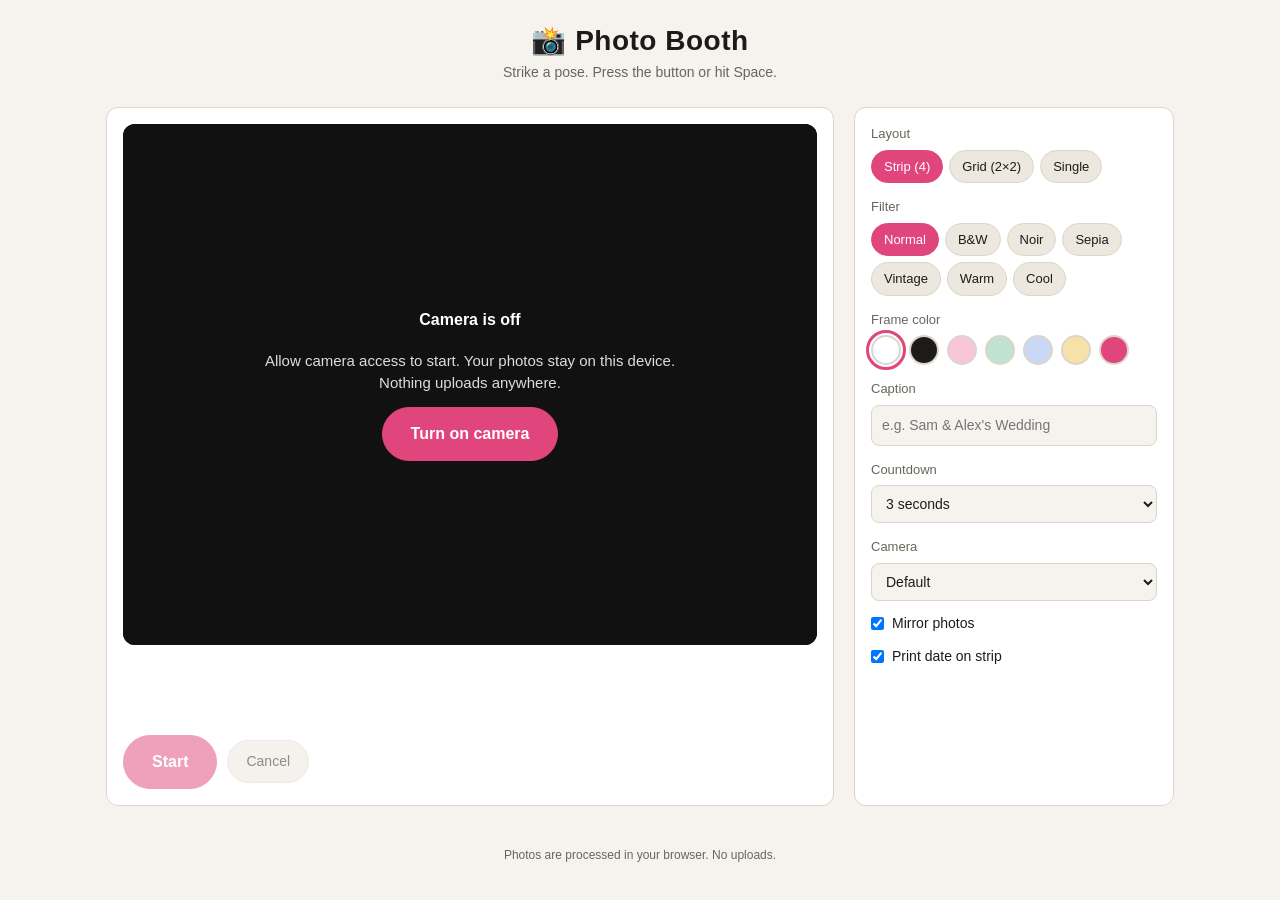
<file: photobooth/index.html>
<!DOCTYPE html>
<html lang="en">
<head>
<meta charset="UTF-8">
<meta name="viewport" content="width=device-width,initial-scale=1.0">
<title>Photo Booth</title>
<link rel="icon" href="data:image/svg+xml,<svg xmlns='http://www.w3.org/2000/svg' viewBox='0 0 100 100'><text y='.9em' font-size='90'>📸</text></svg>">
<style>
*{margin:0;padding:0;box-sizing:border-box}
:root{
  --bg:#f6f3ee;--bg2:#ffffff;--bg3:#ece7df;
  --text:#1d1b19;--text2:#6b645c;--border:#ddd5ca;
  --accent:#e0457b;--accent-d:#c2305f;--ok:#2f9e6b;--err:#c83a3a;
  --r:12px;
}
@media (prefers-color-scheme: dark){
  :root:not([data-theme="light"]){
    --bg:#141312;--bg2:#1e1c1a;--bg3:#2a2724;
    --text:#f1ece6;--text2:#a39b92;--border:#37322d;
  }
}
body{background:var(--bg);color:var(--text);font-family:-apple-system,BlinkMacSystemFont,'Segoe UI',Roboto,sans-serif;line-height:1.5;min-height:100vh}
header{padding:20px 16px 8px;text-align:center}
header h1{font-size:28px;letter-spacing:.5px}
header p{color:var(--text2);font-size:14px}
main{max-width:1100px;margin:0 auto;padding:16px;display:grid;grid-template-columns:1fr 320px;gap:20px}
@media (max-width:860px){main{grid-template-columns:1fr}}
.panel{background:var(--bg2);border:1px solid var(--border);border-radius:var(--r);padding:16px}
.stage{position:relative;aspect-ratio:4/3;background:#000;border-radius:var(--r);overflow:hidden}
.stage video{width:100%;height:100%;object-fit:cover;display:block}
.stage video.mirror{transform:scaleX(-1)}
.overlay{position:absolute;inset:0;display:flex;align-items:center;justify-content:center;pointer-events:none}
#count{font-size:min(28vw,180px);font-weight:800;color:#fff;text-shadow:0 4px 24px rgba(0,0,0,.5)}
#flash{position:absolute;inset:0;background:#fff;opacity:0;pointer-events:none}
#flash.on{animation:flash .45s ease-out}
@keyframes flash{0%{opacity:1}100%{opacity:0}}
#shotBadge{position:absolute;top:12px;left:12px;background:rgba(0,0,0,.55);color:#fff;font-size:13px;padding:4px 10px;border-radius:999px;display:none}
#msg{position:absolute;inset:0;display:none;flex-direction:column;align-items:center;justify-content:center;gap:12px;color:#fff;text-align:center;padding:24px;background:#111}
#msg.show{display:flex}
#msg p{max-width:420px;font-size:15px;color:#ddd}
.thumbs{display:flex;gap:8px;margin-top:12px;min-height:64px}
.thumbs canvas{height:64px;border-radius:6px;border:1px solid var(--border)}
.controls{display:flex;flex-wrap:wrap;gap:10px;margin-top:14px;align-items:center}
button{font:inherit;cursor:pointer;border-radius:999px;border:1px solid var(--border);background:var(--bg3);color:var(--text);padding:10px 18px;font-size:14px}
button:hover:not(:disabled){filter:brightness(.96)}
button:disabled{opacity:.5;cursor:not-allowed}
button.primary{background:var(--accent);border-color:var(--accent);color:#fff;font-weight:700;padding:14px 28px;font-size:16px}
button.primary:hover:not(:disabled){background:var(--accent-d)}
.hint{color:var(--text2);font-size:12px}
label.field{display:block;font-size:13px;color:var(--text2);margin:14px 0 6px}
label.field:first-child{margin-top:0}
select,input[type=text]{width:100%;font:inherit;font-size:14px;padding:9px 10px;border-radius:8px;border:1px solid var(--border);background:var(--bg);color:var(--text)}
.chips{display:flex;flex-wrap:wrap;gap:6px}
.chip{padding:6px 12px;font-size:13px}
.chip[aria-pressed="true"]{background:var(--accent);border-color:var(--accent);color:#fff}
.swatches{display:flex;gap:8px;flex-wrap:wrap}
.swatch{width:30px;height:30px;padding:0;border-radius:50%;border:2px solid var(--border)}
.swatch[aria-pressed="true"]{outline:3px solid var(--accent);outline-offset:2px}
.check{display:flex;align-items:center;gap:8px;font-size:14px;margin-top:12px}
#result{display:none;grid-column:1/-1}
#result.show{display:block}
.resultWrap{display:flex;gap:20px;flex-wrap:wrap;align-items:flex-start}
#strip{max-width:100%;max-height:70vh;border-radius:6px;box-shadow:0 8px 30px rgba(0,0,0,.2)}
.resultActions{display:flex;flex-direction:column;gap:10px;min-width:200px}
#gallery{grid-column:1/-1}
#gallery .grid{display:flex;gap:12px;flex-wrap:wrap;margin-top:10px}
#gallery img{height:160px;border-radius:6px;border:1px solid var(--border);cursor:pointer}
h2{font-size:16px;margin-bottom:6px}
footer{text-align:center;color:var(--text2);font-size:12px;padding:24px 16px}
</style>
</head>
<body>
<header>
  <h1>📸 Photo Booth</h1>
  <p>Strike a pose. Press the button or hit Space.</p>
</header>

<main>
  <section class="panel">
    <div class="stage">
      <video id="video" class="mirror" autoplay playsinline muted></video>
      <div class="overlay"><span id="count"></span></div>
      <div id="flash"></div>
      <div id="shotBadge"></div>
      <div id="msg" class="show">
        <h2 id="msgTitle">Camera is off</h2>
        <p id="msgText">Allow camera access to start. Your photos stay on this device. Nothing uploads anywhere.</p>
        <button id="startBtn" class="primary" style="pointer-events:auto">Turn on camera</button>
      </div>
    </div>
    <div class="thumbs" id="thumbs"></div>
    <div class="controls">
      <button id="shootBtn" class="primary" disabled>Start</button>
      <button id="cancelBtn" disabled>Cancel</button>
      <span class="hint" id="status"></span>
    </div>
  </section>

  <aside class="panel">
    <label class="field">Layout</label>
    <div class="chips" id="layoutChips">
      <button class="chip" data-v="strip" aria-pressed="true">Strip (4)</button>
      <button class="chip" data-v="grid" aria-pressed="false">Grid (2×2)</button>
      <button class="chip" data-v="single" aria-pressed="false">Single</button>
    </div>

    <label class="field">Filter</label>
    <div class="chips" id="filterChips">
      <button class="chip" data-v="none" aria-pressed="true">Normal</button>
      <button class="chip" data-v="bw" aria-pressed="false">B&amp;W</button>
      <button class="chip" data-v="noir" aria-pressed="false">Noir</button>
      <button class="chip" data-v="sepia" aria-pressed="false">Sepia</button>
      <button class="chip" data-v="vintage" aria-pressed="false">Vintage</button>
      <button class="chip" data-v="warm" aria-pressed="false">Warm</button>
      <button class="chip" data-v="cool" aria-pressed="false">Cool</button>
    </div>

    <label class="field">Frame color</label>
    <div class="swatches" id="frameSwatches"></div>

    <label class="field" for="caption">Caption</label>
    <input type="text" id="caption" maxlength="40" placeholder="e.g. Sam &amp; Alex's Wedding">

    <label class="field" for="countdown">Countdown</label>
    <select id="countdown">
      <option value="3" selected>3 seconds</option>
      <option value="5">5 seconds</option>
      <option value="10">10 seconds</option>
    </select>

    <label class="field" for="camera">Camera</label>
    <select id="camera"><option value="">Default</option></select>

    <label class="check"><input type="checkbox" id="mirror" checked> Mirror photos</label>
    <label class="check"><input type="checkbox" id="showDate" checked> Print date on strip</label>
  </aside>

  <section class="panel" id="result">
    <h2>Your photos</h2>
    <div class="resultWrap">
      <img id="strip" alt="Your photo booth strip">
      <div class="resultActions">
        <button id="downloadBtn" class="primary">Download</button>
        <button id="shareBtn" style="display:none">Share</button>
        <button id="againBtn">Take more</button>
      </div>
    </div>
  </section>

  <section class="panel" id="gallery" style="display:none">
    <h2>This session</h2>
    <p class="hint">Click a photo to view it again. Session photos clear when you close the tab.</p>
    <div class="grid" id="galleryGrid"></div>
  </section>
</main>

<footer>Photos are processed in your browser. No uploads.</footer>

<script>
(() => {
  const SHOT_W = 800, SHOT_H = 600;
  const FRAMES = ['#ffffff', '#1d1b19', '#f7c6d9', '#bfe3d0', '#c9d8f5', '#f6e2a8', '#e0457b'];

  // Preview uses CSS filters. Output uses pixel math so every browser gets the same result.
  const CSS_FILTERS = {
    none: 'none',
    bw: 'grayscale(1)',
    noir: 'grayscale(1) contrast(1.5)',
    sepia: 'sepia(1)',
    vintage: 'sepia(.45) contrast(.9) brightness(1.05) saturate(.85)',
    warm: 'sepia(.2) saturate(1.3) hue-rotate(-10deg)',
    cool: 'saturate(1.1) hue-rotate(15deg) brightness(1.02)'
  };

  // Canvas filters match the preview exactly. Older Safari lacks them, so it falls back to pixel math.
  const CANVAS_FILTER = (() => {
    const ctx = document.createElement('canvas').getContext('2d');
    ctx.filter = 'grayscale(1)';
    return ctx.filter === 'grayscale(1)';
  })();

  const $ = id => document.getElementById(id);
  const video = $('video'), countEl = $('count'), flashEl = $('flash');
  const shootBtn = $('shootBtn'), cancelBtn = $('cancelBtn'), statusEl = $('status');
  const thumbs = $('thumbs'), badge = $('shotBadge');

  const state = {
    stream: null, layout: 'strip', filter: 'none', frame: FRAMES[0],
    running: false, cancelled: false, lastBlob: null, lastUrl: null, gallery: []
  };

  // ---------- Settings UI ----------
  function bindChips(containerId, key, onChange) {
    const box = $(containerId);
    box.addEventListener('click', e => {
      const b = e.target.closest('.chip');
      if (!b || state.running) return;
      box.querySelectorAll('.chip').forEach(c => c.setAttribute('aria-pressed', c === b));
      state[key] = b.dataset.v;
      onChange && onChange();
    });
  }
  bindChips('layoutChips', 'layout', updateShootLabel);
  bindChips('filterChips', 'filter', () => { video.style.filter = CSS_FILTERS[state.filter]; });

  const sw = $('frameSwatches');
  FRAMES.forEach((c, i) => {
    const b = document.createElement('button');
    b.className = 'swatch';
    b.style.background = c;
    b.title = c;
    b.setAttribute('aria-label', 'Frame color ' + c);
    b.setAttribute('aria-pressed', i === 0);
    b.onclick = () => {
      sw.querySelectorAll('.swatch').forEach(s => s.setAttribute('aria-pressed', s === b));
      state.frame = c;
    };
    sw.appendChild(b);
  });

  $('mirror').addEventListener('change', e => video.classList.toggle('mirror', e.target.checked));

  function shotCount() { return state.layout === 'single' ? 1 : 4; }
  function updateShootLabel() {
    if (!state.running) shootBtn.textContent = state.stream ? `Take ${shotCount()} photo${shotCount() > 1 ? 's' : ''}` : 'Start';
  }

  // ---------- Camera ----------
  function showMsg(title, text, showBtn) {
    $('msgTitle').textContent = title;
    $('msgText').textContent = text;
    $('startBtn').style.display = showBtn ? '' : 'none';
    $('msg').classList.add('show');
  }

  async function startCamera(deviceId) {
    if (!window.isSecureContext) {
      showMsg('Needs HTTPS', 'Browsers only allow camera access on https:// pages or localhost. Serve this page over HTTPS.', false);
      return;
    }
    if (!navigator.mediaDevices?.getUserMedia) {
      showMsg('Camera not supported', 'This browser does not support camera access. Try a current version of Chrome, Safari, Firefox, or Edge.', false);
      return;
    }
    stopCamera();
    try {
      const constraints = {
        audio: false,
        video: deviceId
          ? { deviceId: { exact: deviceId }, width: { ideal: 1280 }, height: { ideal: 960 } }
          : { facingMode: 'user', width: { ideal: 1280 }, height: { ideal: 960 } }
      };
      state.stream = await navigator.mediaDevices.getUserMedia(constraints);
      video.srcObject = state.stream;
      await video.play().catch(() => {});
      $('msg').classList.remove('show');
      shootBtn.disabled = false;
      updateShootLabel();
      listCameras();
    } catch (err) {
      const map = {
        NotAllowedError: ['Camera blocked', 'You denied camera access. Click the camera icon in your address bar, allow access, then try again.'],
        NotFoundError: ['No camera found', 'Connect a camera and try again.'],
        NotReadableError: ['Camera busy', 'Another app is using the camera. Close it and try again.'],
        OverconstrainedError: ['Camera unavailable', 'That camera could not start. Pick a different one.']
      };
      const [t, m] = map[err.name] || ['Camera error', err.message || String(err)];
      showMsg(t, m, true);
    }
  }

  function stopCamera() {
    if (state.stream) state.stream.getTracks().forEach(t => t.stop());
    state.stream = null;
  }

  async function listCameras() {
    const sel = $('camera');
    try {
      const devices = (await navigator.mediaDevices.enumerateDevices()).filter(d => d.kind === 'videoinput');
      const current = state.stream?.getVideoTracks()[0]?.getSettings().deviceId;
      sel.innerHTML = '';
      devices.forEach((d, i) => {
        const o = document.createElement('option');
        o.value = d.deviceId;
        o.textContent = d.label || `Camera ${i + 1}`;
        if (d.deviceId === current) o.selected = true;
        sel.appendChild(o);
      });
    } catch { /* keep default option */ }
  }

  $('camera').addEventListener('change', e => { if (!state.running) startCamera(e.target.value); });
  $('startBtn').addEventListener('click', () => startCamera());

  // ---------- Capture ----------
  const wait = ms => new Promise(r => setTimeout(r, ms));

  function grabFrame() {
    const vw = video.videoWidth, vh = video.videoHeight;
    const target = SHOT_W / SHOT_H;
    let sw = vw, sh = vh, sx = 0, sy = 0;
    if (vw / vh > target) { sw = vh * target; sx = (vw - sw) / 2; }
    else { sh = vw / target; sy = (vh - sh) / 2; }
    const c = document.createElement('canvas');
    c.width = SHOT_W; c.height = SHOT_H;
    const ctx = c.getContext('2d');
    if ($('mirror').checked) { ctx.translate(SHOT_W, 0); ctx.scale(-1, 1); }
    const native = CANVAS_FILTER && state.filter !== 'none';
    if (native) ctx.filter = CSS_FILTERS[state.filter];
    ctx.drawImage(video, sx, sy, sw, sh, 0, 0, SHOT_W, SHOT_H);
    ctx.filter = 'none';
    ctx.setTransform(1, 0, 0, 1, 0, 0);
    if (!native) applyFilter(ctx, state.filter);
    else if (state.filter === 'vintage' || state.filter === 'noir') vignette(ctx, SHOT_W, SHOT_H, state.filter === 'noir' ? 0.55 : 0.4);
    return c;
  }

  function applyFilter(ctx, f) {
    if (f === 'none') return;
    const { width: w, height: h } = ctx.canvas;
    const img = ctx.getImageData(0, 0, w, h), d = img.data;
    const clamp = v => v < 0 ? 0 : v > 255 ? 255 : v;
    for (let i = 0; i < d.length; i += 4) {
      let r = d[i], g = d[i + 1], b = d[i + 2];
      const y = 0.299 * r + 0.587 * g + 0.114 * b;
      switch (f) {
        case 'bw': r = g = b = y; break;
        case 'noir': r = g = b = clamp((y - 128) * 1.5 + 128); break;
        case 'sepia':
          [r, g, b] = [0.393 * r + 0.769 * g + 0.189 * b, 0.349 * r + 0.686 * g + 0.168 * b, 0.272 * r + 0.534 * g + 0.131 * b];
          break;
        case 'vintage': {
          const sr = 0.393 * r + 0.769 * g + 0.189 * b, sg = 0.349 * r + 0.686 * g + 0.168 * b, sb = 0.272 * r + 0.534 * g + 0.131 * b;
          r = (r * 0.55 + sr * 0.45) * 0.9 + 20; g = (g * 0.55 + sg * 0.45) * 0.9 + 18; b = (b * 0.55 + sb * 0.45) * 0.9 + 10;
          break;
        }
        case 'warm': r *= 1.12; g *= 1.03; b *= 0.88; break;
        case 'cool': r *= 0.9; g *= 1.0; b *= 1.12; break;
      }
      d[i] = clamp(r); d[i + 1] = clamp(g); d[i + 2] = clamp(b);
    }
    ctx.putImageData(img, 0, 0);
    if (f === 'vintage' || f === 'noir') vignette(ctx, w, h, f === 'noir' ? 0.55 : 0.4);
  }

  function vignette(ctx, w, h, strength) {
    const g = ctx.createRadialGradient(w / 2, h / 2, Math.min(w, h) * 0.35, w / 2, h / 2, Math.max(w, h) * 0.75);
    g.addColorStop(0, 'rgba(0,0,0,0)');
    g.addColorStop(1, `rgba(0,0,0,${strength})`);
    ctx.fillStyle = g;
    ctx.fillRect(0, 0, w, h);
  }

  async function countdown(n) {
    for (let i = n; i > 0; i--) {
      if (state.cancelled) return;
      countEl.textContent = i;
      await wait(1000);
    }
    countEl.textContent = '';
  }

  function doFlash() {
    flashEl.classList.remove('on');
    void flashEl.offsetWidth;
    flashEl.classList.add('on');
  }

  async function runSession() {
    if (!state.stream) { startCamera(); return; }
    if (state.running) return;
    state.running = true; state.cancelled = false;
    shootBtn.disabled = true; cancelBtn.disabled = false;
    shootBtn.textContent = 'Smile!';
    thumbs.innerHTML = '';
    $('result').classList.remove('show');

    const n = shotCount(), secs = +$('countdown').value, shots = [];
    badge.style.display = 'block';
    for (let i = 0; i < n; i++) {
      badge.textContent = `Photo ${i + 1} of ${n}`;
      statusEl.textContent = i === 0 ? 'Get ready' : 'Next pose';
      await countdown(i === 0 ? secs : Math.min(secs, 3));
      if (state.cancelled) break;
      doFlash();
      const shot = grabFrame();
      shots.push(shot);
      const t = document.createElement('canvas');
      t.width = 85; t.height = 64;
      t.getContext('2d').drawImage(shot, 0, 0, 85, 64);
      thumbs.appendChild(t);
      if (i < n - 1) await wait(700);
    }

    badge.style.display = 'none';
    countEl.textContent = '';
    state.running = false;
    shootBtn.disabled = false; cancelBtn.disabled = true;
    updateShootLabel();

    if (state.cancelled || shots.length < n) { statusEl.textContent = 'Cancelled'; thumbs.innerHTML = ''; return; }
    statusEl.textContent = '';
    await buildOutput(shots);
  }

  // ---------- Compose ----------
  function isDark(hex) {
    const n = parseInt(hex.slice(1), 16), r = n >> 16, g = (n >> 8) & 255, b = n & 255;
    return 0.299 * r + 0.587 * g + 0.114 * b < 140;
  }

  function compose(shots) {
    const PAD = 40, GAP = 24;
    const caption = $('caption').value.trim();
    const dateTxt = $('showDate').checked
      ? new Date().toLocaleDateString(undefined, { year: 'numeric', month: 'short', day: 'numeric' })
      : '';
    const footer = caption || dateTxt ? 150 : PAD;
    let cols, rows;
    if (state.layout === 'strip') { cols = 1; rows = 4; }
    else if (state.layout === 'grid') { cols = 2; rows = 2; }
    else { cols = 1; rows = 1; }

    const W = PAD * 2 + cols * SHOT_W + (cols - 1) * GAP;
    const H = PAD + rows * SHOT_H + (rows - 1) * GAP + footer;
    const c = document.createElement('canvas');
    c.width = W; c.height = H;
    const ctx = c.getContext('2d');
    ctx.fillStyle = state.frame;
    ctx.fillRect(0, 0, W, H);

    shots.forEach((s, i) => {
      const x = PAD + (i % cols) * (SHOT_W + GAP);
      const y = PAD + Math.floor(i / cols) * (SHOT_H + GAP);
      ctx.drawImage(s, x, y);
    });

    if (footer > PAD) {
      const ink = isDark(state.frame) ? '#ffffff' : '#1d1b19';
      const base = H - footer;
      ctx.fillStyle = ink;
      ctx.textAlign = 'center';
      ctx.textBaseline = 'middle';
      if (caption) {
        ctx.font = `700 ${Math.min(56, Math.floor(W / Math.max(caption.length, 8) * 1.4))}px Georgia, 'Times New Roman', serif`;
        ctx.fillText(caption, W / 2, base + (dateTxt ? 60 : 75));
      }
      if (dateTxt) {
        ctx.globalAlpha = 0.7;
        ctx.font = `400 30px -apple-system, 'Segoe UI', Roboto, sans-serif`;
        ctx.fillText(dateTxt, W / 2, base + (caption ? 115 : 75));
        ctx.globalAlpha = 1;
      }
    }
    return c;
  }

  async function buildOutput(shots) {
    const canvas = compose(shots);
    const blob = await new Promise(r => canvas.toBlob(r, 'image/jpeg', 0.92));
    if (!blob) { statusEl.textContent = 'Could not create the image. Try again.'; return; }
    const url = URL.createObjectURL(blob);
    state.gallery.unshift({ blob, url, name: fileName() });
    showResult(state.gallery[0]);
    renderGallery();
  }

  function fileName() {
    const d = new Date(), p = n => String(n).padStart(2, '0');
    return `photobooth-${d.getFullYear()}${p(d.getMonth() + 1)}${p(d.getDate())}-${p(d.getHours())}${p(d.getMinutes())}${p(d.getSeconds())}.jpg`;
  }

  function showResult(item) {
    state.lastBlob = item.blob; state.lastUrl = item.url; state.lastName = item.name;
    $('strip').src = item.url;
    $('result').classList.add('show');
    const file = new File([item.blob], item.name, { type: 'image/jpeg' });
    $('shareBtn').style.display = navigator.canShare?.({ files: [file] }) ? '' : 'none';
    $('result').scrollIntoView({ behavior: 'smooth', block: 'start' });
  }

  function renderGallery() {
    const g = $('galleryGrid');
    g.innerHTML = '';
    state.gallery.forEach(item => {
      const img = document.createElement('img');
      img.src = item.url;
      img.alt = 'Session photo';
      img.onclick = () => showResult(item);
      g.appendChild(img);
    });
    $('gallery').style.display = state.gallery.length > 1 ? '' : 'none';
  }

  // ---------- Actions ----------
  $('downloadBtn').addEventListener('click', () => {
    if (!state.lastUrl) return;
    const a = document.createElement('a');
    a.href = state.lastUrl; a.download = state.lastName;
    document.body.appendChild(a); a.click(); a.remove();
  });

  $('shareBtn').addEventListener('click', async () => {
    try {
      const file = new File([state.lastBlob], state.lastName, { type: 'image/jpeg' });
      await navigator.share({ files: [file], title: 'Photo Booth' });
    } catch (e) { if (e.name !== 'AbortError') statusEl.textContent = 'Sharing failed.'; }
  });

  $('againBtn').addEventListener('click', () => {
    $('result').classList.remove('show');
    thumbs.innerHTML = '';
    window.scrollTo({ top: 0, behavior: 'smooth' });
  });

  shootBtn.addEventListener('click', runSession);
  cancelBtn.addEventListener('click', () => { state.cancelled = true; });

  document.addEventListener('keydown', e => {
    if (e.code !== 'Space' || e.repeat) return;
    const tag = document.activeElement?.tagName;
    if (tag === 'INPUT' || tag === 'SELECT' || tag === 'TEXTAREA' || tag === 'BUTTON') return;
    e.preventDefault();
    if (!shootBtn.disabled) runSession();
  });

  window.addEventListener('pagehide', stopCamera);
  updateShootLabel();
})();
</script>
</body>
</html>
</file>
